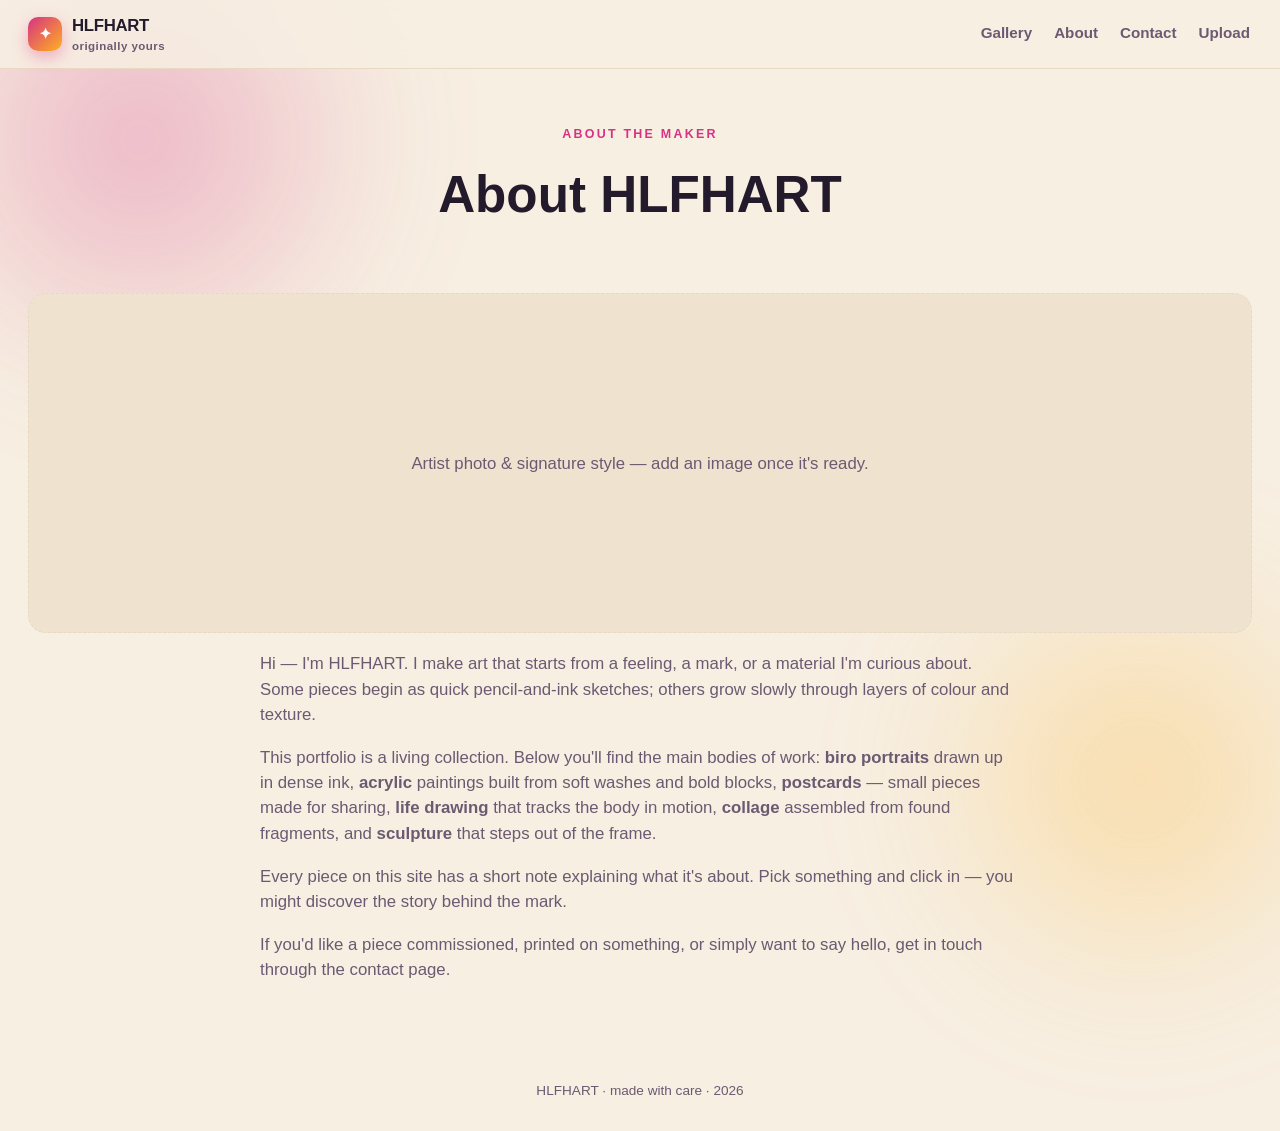
<file: about.html>
<!DOCTYPE html>
<html lang="en">
<head>
  <meta charset="UTF-8" />
  <meta name="viewport" content="width=device-width, initial-scale=1.0" />
  <title>About — HLFHART</title>
  <meta name="description" content="About HLFHART — the artist behind the portfolio." />
  <link rel="stylesheet" href="css/style.css" />
</head>
<body>
  <header class="site">
    <div class="wrap site-head">
      <a class="brand" href="index.html">
        <span class="mark">✦</span>
        <div>
          <div class="name">HLFHART</div>
          <div class="tag">originally yours</div>
        </div>
      </a>
      <nav class="site">
        <a href="index.html">Gallery</a>
        <a href="about.html">About</a>
        <a href="contact.html">Contact</a>
        <a href="admin.html">Upload</a>
      </nav>
    </div>
  </header>

  <main class="wrap">
    <section class="page-head">
      <p class="kicker">About the maker</p>
      <h1>About HLFHART</h1>
    </section>

    <div class="about-body">
      <div class="about-art" id="aboutArtPlaceholder">
        <p class="muted small" style="margin:0;">Artist photo &amp; signature style — add an image once it's ready.</p>
      </div>
      <p>Hi — I'm HLFHART. I make art that starts from a feeling, a mark, or a material I'm curious about. Some pieces begin as quick pencil-and-ink sketches; others grow slowly through layers of colour and texture.</p>
      <p>This portfolio is a living collection. Below you'll find the main bodies of work: <strong>biro portraits</strong> drawn up in dense ink, <strong>acrylic</strong> paintings built from soft washes and bold blocks, <strong>postcards</strong> — small pieces made for sharing, <strong>life drawing</strong> that tracks the body in motion, <strong>collage</strong> assembled from found fragments, and <strong>sculpture</strong> that steps out of the frame.</p>
      <p>Every piece on this site has a short note explaining what it's about. Pick something and click in — you might discover the story behind the mark.</p>
      <p>If you'd like a piece commissioned, printed on something, or simply want to say hello, get in touch through the contact page.</p>
    </div>
  </main>

  <footer class="foot">
    HLFHART · made with care · <span id="year">2026</span>
  </footer>

  <script src="js/app.js"></script>
</body>
</html>
</file>
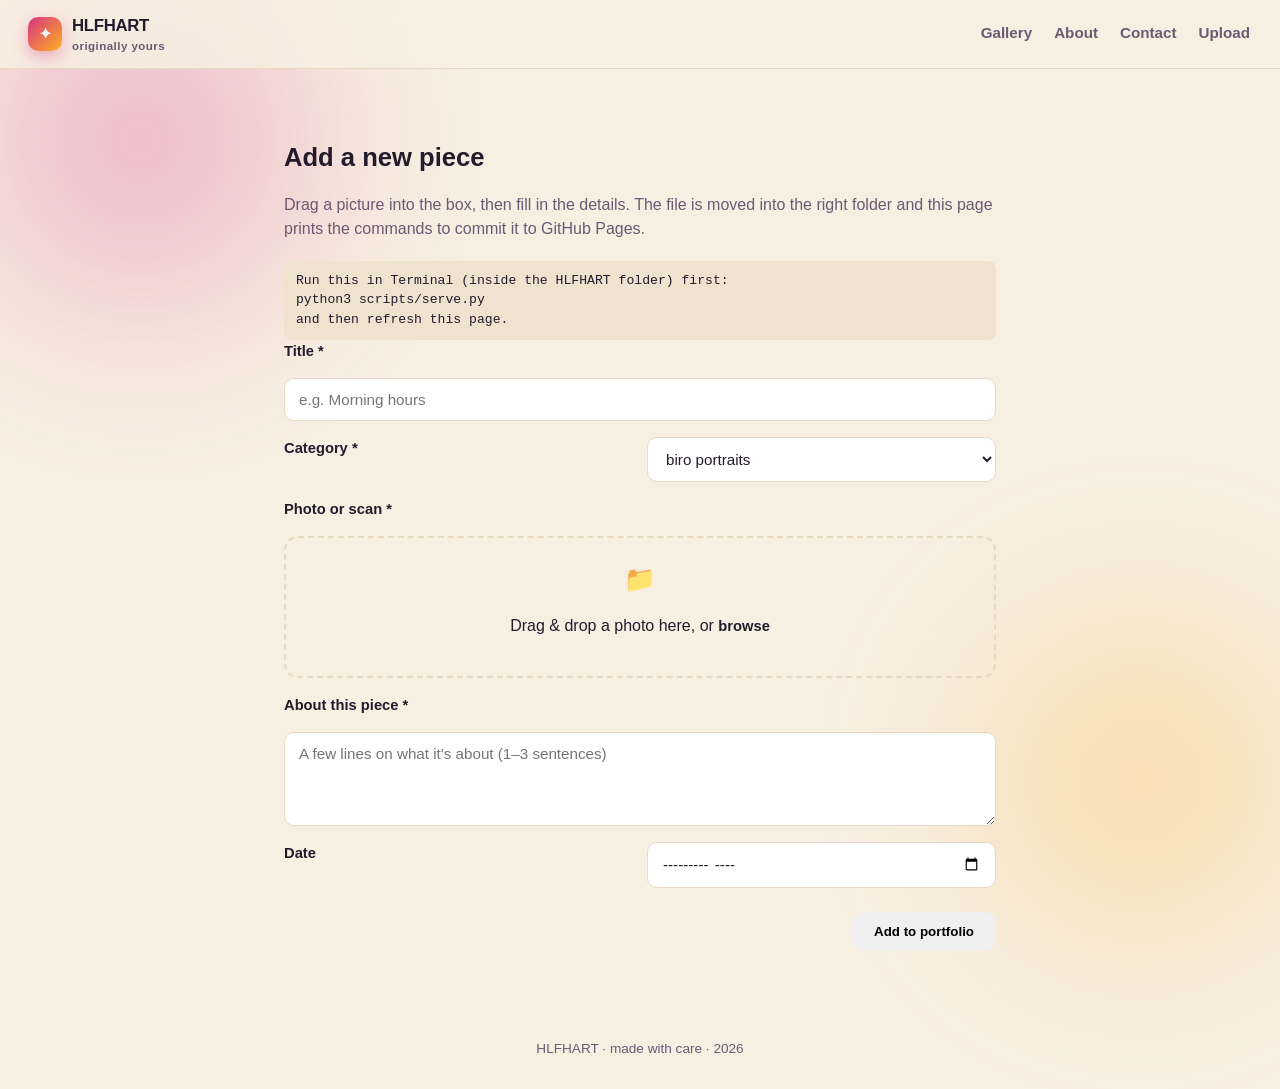
<file: admin.html>
<!DOCTYPE html>
<html lang="en">
<head>
  <meta charset="UTF-8" />
  <meta name="viewport" content="width=device-width, initial-scale=1.0" />
  <title>Upload — HLFHART</title>
  <meta name="description" content="Add a new piece to the HLFHART portfolio." />
  <link rel="stylesheet" href="css/style.css" />
</head>
<body>
  <header class="site">
    <div class="wrap site-head">
      <a class="brand" href="index.html">
        <span class="mark">✦</span>
        <div>
          <div class="name">HLFHART</div>
          <div class="tag">originally yours</div>
        </div>
      </a>
      <nav class="site">
        <a href="index.html">Gallery</a>
        <a href="about.html">About</a>
        <a href="contact.html">Contact</a>
        <a href="admin.html">Upload</a>
      </nav>
    </div>
  </header>

  <main class="wrap">
    <div class="admin-panel">
      <h2>Add a new piece</h2>
      <p class="sub">
        Drag a picture into the box, then fill in the details. The file is moved into the right
        folder and this page prints the commands to commit it to GitHub Pages.
      </p>

      <div id="offlineNote" class="command" style="display:none;">
        Run this in Terminal (inside the HLFHART folder) first:
        <br/><code id="offlineCmd" style="display:block;">python3 scripts/serve.py</code>
        and then refresh this page.
      </div>

      <form id="uploadForm">
        <label for="title">Title *</label>
        <input id="title" name="title" type="text" placeholder="e.g. Morning hours" required />

        <div class="row2">
          <label for="category">Category *</label>
          <select id="category" name="category">
            <option value="biro portraits">biro portraits</option>
            <option value="acrylic">acrylic</option>
            <option value="postcards">postcards</option>
            <option value="life drawing">life drawing</option>
            <option value="collage">collage</option>
            <option value="sculpture">sculpture</option>
          </select>
        </div>

        <label for="file">Photo or scan *</label>
        <div class="file-zone" id="fileZone">
          <div class="ico">📁</div>
          <p id="zoneHint">Drag &amp; drop a photo here, or <label class="muted" style="cursor:pointer;">browse<input id="file" name="file" type="file" accept="image/*" hidden /></label></p>
          <p id="fileName" class="fname" style="display:none;"></p>
        </div>

        <label for="description">About this piece *</label>
        <textarea id="description" name="description" rows="4" placeholder="A few lines on what it's about (1–3 sentences)" required></textarea>

        <div class="row2">
          <label for="date">Date</label>
          <input id="date" name="date" type="month" />
        </div>

        <div class="actions">
          <button type="submit" id="submitBtn">Add to portfolio</button>
          <button type="button" id="cancelBtn" class="ghost" style="display:none;">Cancel</button>
        </div>
      </form>

      <div class="success" id="success"></div>
    </div>
  </main>

  <footer class="foot">
    HLFHART · made with care · <span id="year">2026</span>
  </footer>

  <script src="js/admin.js"></script>
</body>
</html>
</file>
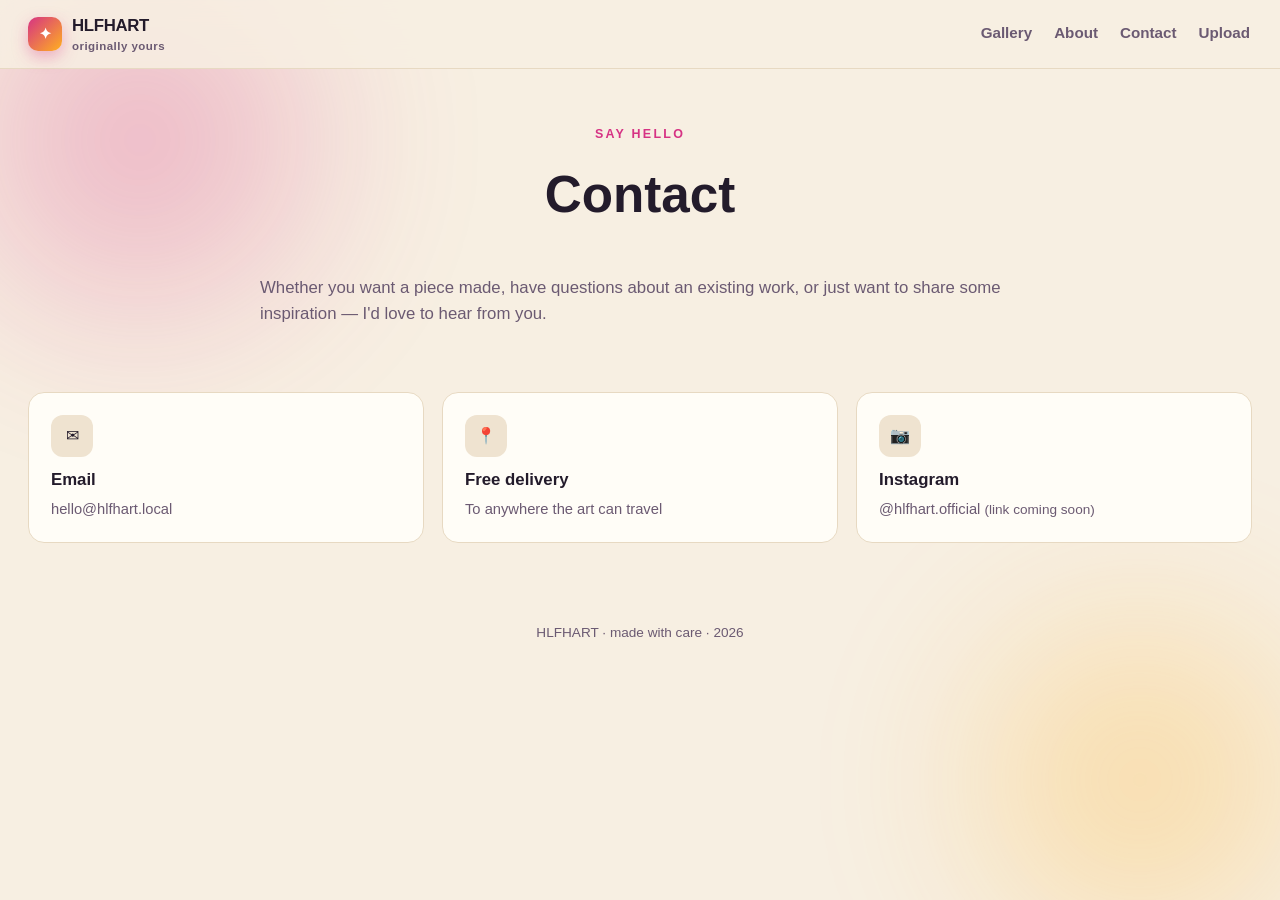
<file: contact.html>
<!DOCTYPE html>
<html lang="en">
<head>
  <meta charset="UTF-8" />
  <meta name="viewport" content="width=device-width, initial-scale=1.0" />
  <title>Contact — HLFHART</title>
  <meta name="description" content="Get in touch with HLFHART to commission or buy original art." />
  <link rel="stylesheet" href="css/style.css" />
</head>
<body>
  <header class="site">
    <div class="wrap site-head">
      <a class="brand" href="index.html">
        <span class="mark">✦</span>
        <div>
          <div class="name">HLFHART</div>
          <div class="tag">originally yours</div>
        </div>
      </a>
      <nav class="site">
        <a href="index.html">Gallery</a>
        <a href="about.html">About</a>
        <a href="contact.html">Contact</a>
        <a href="admin.html">Upload</a>
      </nav>
    </div>
  </header>

  <main class="wrap">
    <section class="page-head">
      <p class="kicker">Say hello</p>
      <h1>Contact</h1>
    </section>

    <div class="about-body">
      <p>Whether you want a piece made, have questions about an existing work, or just want to share some inspiration — I'd love to hear from you.</p>
    </div>

    <div class="contact-grid">
      <div class="contact-card">
        <div class="ico">✉</div>
        <h3>Email</h3>
        <p>hello@hlfhart.local</p>
      </div>
      <div class="contact-card">
        <div class="ico">📍</div>
        <h3>Free delivery</h3>
        <p>To anywhere the art can travel</p>
      </div>
      <div class="contact-card">
        <div class="ico">📷</div>
        <h3>Instagram</h3>
        <p>@hlfhart.official <span class="muted small">(link coming soon)</span></p>
      </div>
    </div>
  </main>

  <footer class="foot">
    HLFHART · made with care · <span id="year">2026</span>
  </footer>

  <script src="js/app.js"></script>
</body>
</html>
</file>
<file: css/style.css>
/* ============================================================
   HLFHART — artist portfolio
   Bold & vibrant · Pinterest-style masonry · animated
   ============================================================ */

:root {
  /* Base surfaces */
  --bg:        #f7efe2;
  --bg-deep:   #efe3d0;
  --surface:   #fffdf7;
  --ink:       #231b2b;
  --ink-soft:  #6b5a72;
  --line:      #e7d9c2;

  /* Accent palette (bold & vibrant) */
  --c-orange:  #ff6a33;
  --c-amber:   #ffb020;
  --c-yellow:  #ffd166;
  --c-green:   #27ae60;
  --c-cyan:    #00b4d8;
  --c-blue:    #1d5cff;
  --c-magenta: #d63384;
  --c-rose:    #e84393;
  --c-purple:  #8b5cf6;
  --c-cyan2:   #0aa3b5;

  /* Category accent maps (used for chip + card gradient) */
  --cat-biro:       #8b5cf6;
  --cat-acrylic:    #00b4d8;
  --cat-postcards:  #ff6a33;
  --cat-life:       #d63384;
  --cat-collage:    #ffb020;
  --cat-sculpture:  #27ae60;

  /* Transitions */
  --ease: cubic-bezier(.22, .8, .32, 1);
  --dur: .45s;
}

* { box-sizing: border-box; }

html { scroll-behavior: smooth; }

body {
  margin: 0;
  font-family: -apple-system, BlinkMacSystemFont, "Segoe UI", Roboto, "Helvetica Neue", Arial, sans-serif;
  background: var(--bg);
  color: var(--ink);
  line-height: 1.5;
  -webkit-font-smoothing: antialiased;
}

/* ---- animated ambient background blobs ---- */
body::before, body::after {
  content: "";
  position: fixed;
  border-radius: 50%;
  filter: blur(70px);
  opacity: .35;
  pointer-events: none;
  z-index: 0;
}
body::before {
  width: 520px; height: 520px;
  background: radial-gradient(circle, var(--c-magenta) 0%, transparent 70%);
  top: -120px; left: -120px;
  animation: blob 18s ease-in-out infinite alternate;
}
body::after {
  width: 480px; height: 480px;
  background: radial-gradient(circle, var(--c-amber) 0%, transparent 70%);
  bottom: -120px; right: -100px;
  animation: blob 22s ease-in-out infinite alternate-reverse;
}
@keyframes blob {
  0%   { transform: translate(0, 0) scale(1); }
  100% { transform: translate(40px, -30px) scale(1.15); }
}

/* ---- layout wrapper ---- */
.wrap { position: relative; z-index: 1; max-width: 1320px; margin: 0 auto; padding: 0 28px; }

/* ---- header ---- */
header.site {
  position: sticky; top: 0; z-index: 50;
  background: rgba(247,239,226,.86);
  backdrop-filter: blur(12px);
  border-bottom: 1px solid var(--line);
}
.site-head {
  display: flex; align-items: center; justify-content: space-between;
  height: 68px;
}
.brand {
  display: flex; align-items: center; gap: 10px;
  font-weight: 800; letter-spacing: -.02em;
  text-decoration: none; color: var(--ink);
}
.brand .mark {
  width: 34px; height: 34px; border-radius: 10px;
  background: linear-gradient(135deg, var(--c-magenta), var(--c-amber));
  display: grid; place-items: center; color: #fff; font-size: 15px;
  box-shadow: 0 6px 16px rgba(214,51,132,.35);
}
.brand .name { font-size: 1.05rem; }
.brand .tag { font-size: .72rem; font-weight: 600; color: var(--ink-soft); letter-spacing: .04em; }

nav.site { display: flex; gap: 18px; }
nav.site a {
  text-decoration: none; color: var(--ink-soft); font-weight: 600; font-size: .95rem;
  padding: 6px 2px; border-bottom: 2px solid transparent;
}
nav.site a:hover { color: var(--ink); border-color: var(--c-amber); }

/* ---- intro / hero band ---- */
.intro {
  padding: 46px 0 40px;
  text-align: center;
}
.intro .kicker {
  text-transform: uppercase; letter-spacing: .18em; font-size: .78rem; font-weight: 700;
  color: var(--c-magenta);
}
.intro h1 {
  font-size: clamp(2.1rem, 5vw, 3.6rem); line-height: 1.08; margin: 10px 0 14px;
  font-weight: 800; letter-spacing: -.02em;
}
.intro p { color: var(--ink-soft); max-width: 640px; margin: 0 auto; font-size: 1.05rem; }

/* ---- filter bar ---- */
.filter-bar {
  display: flex; flex-wrap: wrap; align-items: center; gap: 10px;
  padding: 18px 0 6px;
}
.filter-bar .label { font-weight: 700; font-size: .85rem; color: var(--ink-soft); margin-right: 2px; }
.filter-bar .btn {
  background: var(--surface); border: 1px solid var(--line); border-radius: 999px;
  padding: 9px 18px; font-size: .92rem; font-weight: 600; color: var(--ink-soft);
  cursor: pointer; transition: transform var(--dur) var(--ease), background .2s, border-color .2s, color .2s;
}
.filter-bar .btn:hover { border-color: var(--c-magenta); color: var(--c-magenta); transform: translateY(-1px); }
.filter-bar .btn.active {
  background: var(--c-magenta); border-color: var(--c-magenta); color: #fff;
  box-shadow: 0 4px 12px rgba(214,51,132,.32);
}
.filter-bar .btn.ghost:hover { background: #fff; }

/* ---- masonry grid ---- */
.grid {
  columns: 4;
  column-gap: 18px;
  padding: 8px 0 40px;
}
.grid .art-card {
  break-inside: avoid;
  position: relative;
  background: var(--surface);
  border-radius: 16px;
  overflow: hidden;
  box-shadow: 0 6px 18px rgba(35,27,43,.10), 0 1px 3px rgba(35,27,43,.06);
  display: flex; flex-direction: column;
  transition: transform var(--dur) var(--ease), box-shadow .4s, filter .4s;
  cursor: pointer;
  margin-bottom: 18px;
}
.grid .art-card .thumb {
  display: block;
  width: 100%;
  height: 240px;
}
.grid .art-card .thumb img {
  display: block;
  width: 100%;
  height: 100%;
  object-fit: cover;
}
.grid .art-card .thumb .chip {
  position: absolute; top: 12px; left: 12px;
  padding: 6px 12px; border-radius: 999px;
  font-size: .78rem; font-weight: 700; letter-spacing: .02em;
  color: #fff; box-shadow: 0 4px 10px rgba(0,0,0,.22);
}
.grid .art-card .cap {
  padding: 12px 16px 14px;
}
.grid .art-card .cap .title { font-weight: 800; font-size: 1.02rem; letter-spacing: -.01em; }
.grid .art-card .cap .desc {
  display: -webkit-box; -webkit-line-clamp: 2; -webkit-box-orient: vertical;
  color: var(--ink-soft); font-size: .92rem; margin-top: 4px;
}
.grid .art-card .cap .meta { font-size: .78rem; color: var(--ink-soft); margin-top: 6px; }

/* category-specific card looking accents (per piece) */
.grid .art-card .thumb.{cat} { background: linear-gradient(135deg, var(--cat-biro), #6d3bb0); }
/* (substituted dynamically) */

/* ---- reveal on scroll ---- */
.reveal { opacity: 0; transform: translateY(26px); transition: opacity .8s var(--ease), transform .8s var(--ease); }
.reveal.in { opacity: 1; transform: none; }
.reveal.fast { transition-duration: .5s; }

/* ---- lightbox ---- */
.overlay {
  position: fixed; inset: 0; z-index: 100;
  background: rgba(20,14,26,.82);
  backdrop-filter: blur(8px);
  display: none; align-items: center; justify-content: center;
  padding: 24px;
}
.overlay.open { display: flex; }
.overlay .modal {
  position: relative; width: 100%; max-width: 980px; max-height: 92vh;
  background: #120d1c; border-radius: 18px; overflow: hidden;
  box-shadow: 0 30px 80px rgba(0,0,0,.6);
  display: flex;
}
.overlay .modal .stage { flex: 1 1 55%; display: grid; place-items: center; padding: 20px; min-height: 320px; }
.overlay .modal .stage img { max-width: 100%; max-height: 68vh; object-fit: contain; }
.overlay .modal .meta { flex: 1 1 45%; padding: 28px 28px 28px 24px; display: flex; flex-direction: column; justify-content: center; }
.overlay .modal .meta .close {
  position: absolute; top: 12px; right: 12px;
  background: rgba(255,255,255,.14); border: 1px solid rgba(255,255,255,.3); color: #fff;
  width: 40px; height: 40px; border-radius: 50%; cursor: pointer; font-size: 16px;
}
.overlay .modal .meta .close:hover { background: rgba(255,255,255,.26); }
.overlay .modal .meta .cat { display: inline-block; margin-bottom: 10px; }
.overlay .modal .meta .cat span { color: var(--c-amber); }
.overlay .modal .meta h2 { font-size: 1.7rem; font-weight: 800; margin: 0 0 8px; }
.overlay .modal .meta .date { font-size: .85rem; color: var(--ink-soft); margin-bottom: 14px; }
.overlay .modal .meta p { color: #e7d9c2; font-size: 1rem; margin: 0; }

/* ---- gallery footer ---- */
.gallery-foot {
  display: flex; justify-content: space-between; align-items: center;
  padding: 16px 0 28px; font-size: .85rem; color: var(--ink-soft);
  flex-wrap: wrap; gap: 10px;
}
.gallery-foot .hint { font-size: .8rem; }

/* ---- about ---- */
.page-head { text-align: center; padding: 44px 0 8px; }
.page-head .kicker { text-transform: uppercase; letter-spacing: .18em; font-size: .78rem; font-weight: 700; color: var(--c-magenta); }
.page-head h1 { font-size: clamp(2rem, 5vw, 3.2rem); font-weight: 800; margin: 8px 0 10px; }
.about-body { padding: 24px 0 40px; }
.about-body p { max-width: 760px; margin: 0 auto 18px; color: var(--ink-soft); font-size: 1.05rem; }
.about-art { display: grid; place-items: center; height: 340px; border-radius: 18px; background: var(--bg-deep); border: 1px dashed var(--line); margin: 18px 0; }

/* ---- contact ---- */
.contact-grid { display: grid; grid-template-columns: repeat(auto-fit, minmax(240px, 1fr)); gap: 18px; padding: 8px 0 40px; }
.contact-card {
  background: var(--surface); border: 1px solid var(--line); border-radius: 16px;
  padding: 22px; transition: transform .3s, box-shadow .3s;
}
.contact-card:hover { transform: translateY(-4px); box-shadow: 0 12px 26px rgba(35,27,43,.12); }
.contact-card .ico { width: 42px; height: 42px; border-radius: 12px; background: var(--bg-deep); display: grid; place-items: center; margin-bottom: 10px; }
.contact-card h3 { margin: 0 0 6px; font-size: 1.05rem; }
.contact-card p { margin: 0; color: var(--ink-soft); font-size: .92rem; }

/* ---- admin ---- */
.admin-panel { max-width: 760px; margin: 24px auto; padding: 24px; }
.admin-panel h2 { font-size: 1.6rem; margin-bottom: 6px; }
.admin-panel .sub { color: var(--ink-soft); margin-bottom: 20px; }
.admin-panel form { display: grid; gap: 16px; }
.admin-panel label { font-weight: 700; font-size: .92rem; color: var(--ink); }
.admin-panel input, .admin-panel textarea, .admin-panel select {
  width: 100%; padding: 12px 14px; border: 1px solid var(--line); border-radius: 10px;
  font-family: inherit; font-size: .95rem; background: #fff; color: var(--ink);
}
.admin-panel input:focus, .admin-panel textarea:focus, .admin-panel select:focus {
  outline: 3px solid var(--c-yellow); border-color: var(--c-yellow);
}
.admin-panel .row2 { display: grid; grid-template-columns: 1fr 1fr; gap: 14px; }
.admin-panel .file-zone {
  border: 2px dashed var(--line); border-radius: 14px; padding: 22px; text-align: center;
  cursor: pointer; transition: border-color .25s, background .25s;
}
.admin-panel .file-zone:hover, .admin-panel .file-zone.drag { border-color: var(--c-magenta); background: #fdf0f6; }
.admin-panel .file-zone .ico { font-size: 1.6rem; margin-bottom: 6px; }
.admin-panel .file-zone .fname { font-weight: 700; color: var(--c-magenta); }
.admin-panel .actions { display: flex; gap: 12px; justify-content: flex-end; margin-top: 8px; flex-wrap: wrap; }
.admin-panel .actions button { padding: 12px 22px; border: none; border-radius: 12px; font-weight: 700; cursor: pointer; transition: transform .2s, background .25s; }
.admin-panel .actions button:active { transform: translateY(1px); }
.admin-panel .success { display: none; background: #e6f7ee; border: 1px solid #7ee2b4; color: #1d6b32; border-radius: 12px; padding: 14px 16px; font-size: .92rem; }
.admin-panel .success.show { display: block; }
.admin-panel .command { font-family: ui-monospace, SFMono-Regular, Menlo, monospace; font-size: .82rem; background: var(--bg-deep); padding: 10px 12px; border-radius: 8px; word-break: break-all; }

/* ---- misc ---- */
.muted { color: var(--ink-soft); }
.small { font-size: .85rem; }
.center { text-align: center; }
.foot { text-align: center; padding: 40px 0 30px; color: var(--ink-soft); font-size: .85rem; }

@media (max-width: 860px) {
  .grid { columns: 2; }
  .admin-panel .row2 { grid-template-columns: 1fr; }
}
@media (max-width: 520px) {
  .grid { columns: 1; }
  .site-head { height: 60px; }
  .intro { padding: 30px 0 26px; }
}

/* ---- scrollbar ---- */
::-webkit-scrollbar { width: 12px; height: 12px; }
::-webkit-scrollbar-track { background: var(--bg-deep); }
::-webkit-scrollbar-thumb { background: var(--c-magenta); border-radius: 999px; border: 3px solid var(--bg); }
</file>
